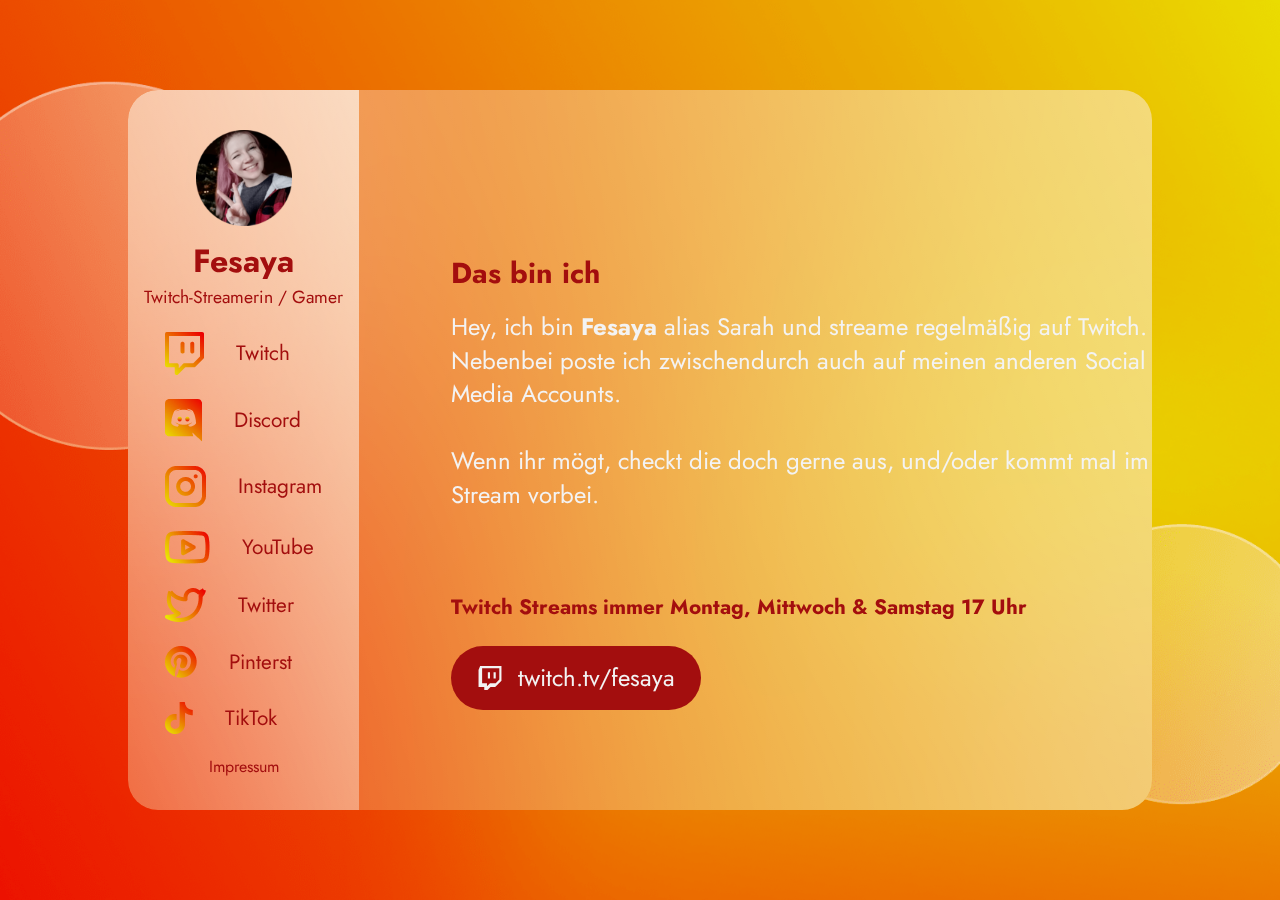
<file: index.html>
<!DOCTYPE html>
<html lang="de">
<head>
    <title>Fesaya</title>
    <meta charset="UTF-8">
    <meta name="title" content="Fesaya">
    <meta name="description" content="Hey, ich bin alias Sarah und streame regelmäßig auf Twitch. Nebenbei poste ich zwischendurch auch auf meinen anderen Social Media Accounts.">
    <meta name="viewport" content="width=device-width, initial-scale=1.0">
    <meta name="robots" content="index, follow">

    <meta name="theme-color" content="#E9EE02">
    <meta name="twitter:card" content="summary_large_image">

    <!-- Open Graph / Facebook -->
    <meta property="og:type" content="website">
    <meta property="og:url" content="https://www.fesaya.de/">
    <meta property="og:title" content="Fesaya">
    <meta property="og:site_name" content="Fesaya">
    <meta property="og:description" content="Hey, ich bin alias Sarah und streame regelmäßig auf Twitch. Nebenbei poste ich zwischendurch auch auf meinen anderen Social Media Accounts.">
    <meta property="og:image" content="https://fesaya.de/img/preview.png">

    <meta property="twitter:card" content="summary_large_image">
    <meta property="twitter:url" content="https://www.fesaya.de/">
    <meta property="twitter:title" content="Fesaya">
    <meta property="twitter:description" content="Hey, ich bin alias Sarah und streame regelmäßig auf Twitch. Nebenbei poste ich zwischendurch auch auf meinen anderen Social Media Accounts.">
    <meta property="twitter:image" content="https://fesaya.de/media/img/preview.png">

    <link type="application/json+oembed" href="oembed.json" />

    <link rel="shortcut icon" type="image/x-icon" href="./img/favicon.png">

    <link rel="stylesheet" href="/css/style.css">
</head>
<body>
    <div class="card">
        <aside>
            <div class="profil">
                <img id="picture" src="./img/PB.png" alt="Fesaya">
                <div class="text">
                    <h1>Fesaya</h1>
                    <h2>Twitch-Streamerin / Gamer</h2>
                </div>
            </div>
            <div class="links">
                <a class="link" href="https://twitch.tv/fesaya">
                    <img id="twitch" src="./img/twitch.png" alt="twitch icon">
                    <p>Twitch</p>
                </a>
                <a class="link" href="https://discord.gg/HU2RxwftXR">
                    <img id="discord" src="./img/discord.png" alt="discord icon">
                    <p>Discord</p>
                </a>
                <a class="link" href="https://instagram.com/fesaya_">
                    <img id="instagram" src="./img/instagram.png" alt="instagram icon">
                    <p>Instagram</p>
                </a>
                <a class="link" href="https://youtube.com/fesaya">
                    <img id="youtube" src="./img/youtube.png" alt="youtube icon">
                    <p>YouTube</p>
                </a>
                <a class="link" href="https://twitter.com/fesaya_">
                    <img id="twitter" src="./img/twitter.png" alt="twitter icon">
                    <p>Twitter</p>
                </a>
                <a class="link" href="https://pinterest.com/fesaya_">
                    <img id="pinterst" src="./img/pinterest.png" alt="pinterst icon">
                    <p>Pinterst</p>
                </a>
                <a class="link" href="https://tiktok.com/@fesaya_">
                    <img id="tiktok" src="./img/tiktok.png" alt="tiktok icon">
                    <p>TikTok</p>
                </a>
            </div>
            <a id="impressum" href="/pages/impressum.html">Impressum</a>
        </aside>
        <main>
            <h3>Das bin ich</h3>
            <p>
                Hey, ich bin <span>Fesaya</span> alias Sarah und streame regelmäßig auf Twitch.</br>
                Nebenbei poste ich zwischendurch auch auf meinen anderen Social Media Accounts.</br>
                </br>
                Wenn ihr mögt, checkt die doch gerne aus, und/oder kommt mal im Stream vorbei.
            </p>
            <h4>Twitch Streams immer Montag, Mittwoch & Samstag 17 Uhr</h4>
            <a href="https://twitch.tv/fesaya">
                <div class="button">
                    <svg xmlns="http://www.w3.org/2000/svg" viewBox="0 0 24 24">
                        <path d="M2.149 0l-1.612 4.119v16.836h5.731v3.045h3.224l3.045-3.045h4.657l6.269-6.269v-14.686h-21.314zm19.164 13.612l-3.582 3.582h-5.731l-3.045 3.045v-3.045h-4.836v-15.045h17.194v11.463zm-3.582-7.343v6.262h-2.149v-6.262h2.149zm-5.731 0v6.262h-2.149v-6.262h2.149z" fill-rule="evenodd" clip-rule="evenodd"/>
                    </svg>
                    <p>twitch.tv/fesaya</p>
                </div>
            </a>
            <a id="mobile-impressum" href="/pages/impressum.html">Impressum</a>
        </main>
    </div>
    <script></script>
</body>
</html>
</file>
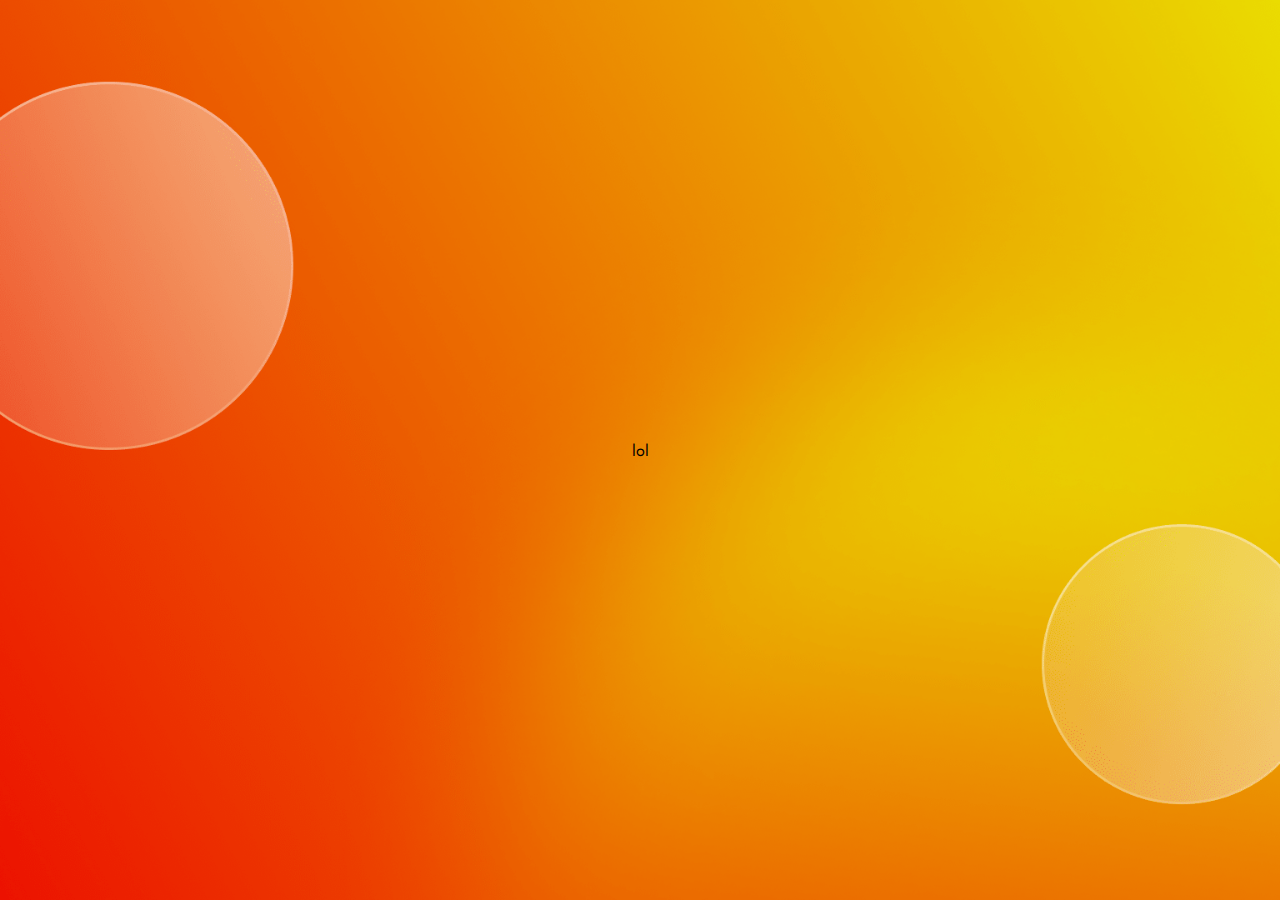
<file: pages/impressum.html>
<!DOCTYPE html>
<html lang="de">
<head>
    <title>Fesaya</title>
    <meta charset="UTF-8">
    <meta name="title" content="Fesaya">
    <meta name="description" content="Hey, ich bin alias Sarah und streame regelmäßig auf Twitch. Nebenbei poste ich zwischendurch auch auf meinen anderen Social Media Accounts.">
    <meta name="viewport" content="width=device-width, initial-scale=1.0">
    <meta name="robots" content="index, follow">

    <meta name="theme-color" content="#E9EE02">
    <meta name="twitter:card" content="summary_large_image">

    <!-- Open Graph / Facebook -->
    <meta property="og:type" content="website">
    <meta property="og:url" content="https://www.fesaya.de/">
    <meta property="og:title" content="Fesaya">
    <meta property="og:site_name" content="Fesaya">
    <meta property="og:description" content="Hey, ich bin alias Sarah und streame regelmäßig auf Twitch. Nebenbei poste ich zwischendurch auch auf meinen anderen Social Media Accounts.">
    <meta property="og:image" content="https://fesaya.de/img/preview.png">

    <meta property="twitter:card" content="summary_large_image">
    <meta property="twitter:url" content="https://www.fesaya.de/">
    <meta property="twitter:title" content="Fesaya">
    <meta property="twitter:description" content="Hey, ich bin alias Sarah und streame regelmäßig auf Twitch. Nebenbei poste ich zwischendurch auch auf meinen anderen Social Media Accounts.">
    <meta property="twitter:image" content="https://fesaya.de/media/img/preview.png">

    <link type="application/json+oembed" href="oembed.json" />

    <link rel="shortcut icon" type="image/x-icon" href="./img/favicon.png">

    <link rel="stylesheet" href="/css/style.css">
</head>
<body>
    lol
</body>
</html>
</file>
<file: css/style.css>
@import url("https://fonts.googleapis.com/css2?family=Jost:wght@400;700&display=swap");
*,
*::before,
*::after {
  margin: 0;
  padding: 0;
  border: 0;
  font: inherit;
  vertical-align: baseline;
  -webkit-box-sizing: border-box;
          box-sizing: border-box;
  font-family: "Jost", sans-serif;
}

a {
  text-decoration: none;
  color: #a30e0e;
}

body {
  height: 100vh;
  width: 100vw;
  background: url(../img/BG.png) no-repeat center center fixed;
  background-size: cover;
  display: -ms-grid;
  display: grid;
  place-items: center;
}

.card {
  width: 80%;
  height: 80%;
  background: linear-gradient(246.22deg, rgba(255, 255, 255, 0.48) 0.03%, rgba(255, 255, 255, 0.12) 100%);
  -webkit-backdrop-filter: blur(150px);
          backdrop-filter: blur(150px);
  border-radius: 30px;
  display: -webkit-box;
  display: -ms-flexbox;
  display: flex;
  color: #a30e0e;
  overflow-y: auto;
}

aside {
  width: 30%;
  height: 100%;
  padding: 2.5rem 0 2rem 0;
  background: linear-gradient(246.22deg, rgba(255, 255, 255, 0.64) 0.03%, rgba(255, 255, 255, 0.16) 100%);
  border-radius: 30px 0 0 30px;
  display: -webkit-box;
  display: -ms-flexbox;
  display: flex;
  -webkit-box-orient: vertical;
  -webkit-box-direction: normal;
      -ms-flex-direction: column;
          flex-direction: column;
  -webkit-box-pack: justify;
      -ms-flex-pack: justify;
          justify-content: space-between;
  -webkit-box-align: center;
      -ms-flex-align: center;
          align-items: center;
}

img#picture {
  height: 6rem;
}

.profil {
  text-align: center;
  font-size: 2rem;
}

.profil h1 {
  font-weight: bold;
}

.profil h2 {
  font-size: 1.1rem;
}

.link {
  display: -webkit-box;
  display: -ms-flexbox;
  display: flex;
  -webkit-box-align: center;
      -ms-flex-align: center;
          align-items: center;
}

.link img {
  margin-right: 2rem;
}

.link p {
  font-size: 1.3rem;
}

.link:not(:last-child) {
  margin-bottom: 1.5rem;
}

main {
  width: 100%;
  height: 100%;
  padding: 162px 0 0 92px;
}

main h3 {
  margin-bottom: 1rem;
  font-weight: bold;
  font-size: 1.8rem;
}

main p {
  font-size: 1.5rem;
  line-height: 140%;
  color: #f3f3f3;
}

main p span {
  font-weight: bold;
}

main h4 {
  margin: 5rem 0 1.5rem;
  font-size: 1.3rem;
  font-weight: bold;
}

main .button {
  padding: 1rem;
  background-color: #a30e0e;
  display: -webkit-box;
  display: -ms-flexbox;
  display: flex;
  -webkit-box-pack: center;
      -ms-flex-pack: center;
          justify-content: center;
  -webkit-box-align: center;
      -ms-flex-align: center;
          align-items: center;
  width: 250px;
  border-radius: 100px;
  -webkit-transition: all 0.3s;
  transition: all 0.3s;
}

main .button p {
  color: #f3f3f3;
  -webkit-transition: all 0.3s;
  transition: all 0.3s;
  font-size: 1.5rem;
  line-height: 2rem;
}

main .button svg {
  height: 1.5rem;
  width: 1.5rem;
  -webkit-transition: all 0.3s;
  transition: all 0.3s;
  fill: #f3f3f3;
  margin-right: 1rem;
}

main .button:hover,
main .button:active,
main .button:focus {
  color: #a30e0e;
  background-color: #f3f3f3;
}

main .button:hover p,
main .button:active p,
main .button:focus p {
  color: #a30e0e;
}

main .button:hover svg,
main .button:active svg,
main .button:focus svg {
  fill: #a30e0e;
}

main #mobile-impressum {
  display: none;
}

@media (max-width: 1100px) {
  main {
    padding: 100px 2rem 0 50px;
  }
}

@media (max-width: 750px) {
  .card {
    width: 90%;
    height: 90%;
  }
  aside {
    width: 300px;
  }
  main {
    padding: 50px 2rem 0 2rem;
  }
}

@media (max-width: 600px) {
  .card {
    width: 100%;
    height: 100%;
    background: none;
    color: #a30e0e;
    border-radius: 0;
    display: -webkit-box;
    display: -ms-flexbox;
    display: flex;
    -webkit-box-orient: vertical;
    -webkit-box-direction: normal;
        -ms-flex-direction: column;
            flex-direction: column;
  }
  aside {
    padding: 1rem 1rem 0;
    width: 100%;
    height: auto;
    border-radius: 0 0 30px 30px;
  }
  .profil {
    text-align: left;
    display: -webkit-box;
    display: -ms-flexbox;
    display: flex;
  }
  .text {
    margin: 0.75rem 0 0 1rem;
    height: 100%;
  }
  .links {
    width: 100%;
    padding: 1rem 1rem 0;
    display: -webkit-box;
    display: -ms-flexbox;
    display: flex;
    -webkit-box-pack: justify;
        -ms-flex-pack: justify;
            justify-content: space-between;
  }
  .links a.link {
    height: 24px;
  }
  .links img {
    height: 1.5rem;
    margin: 0;
  }
  .links p {
    display: none;
  }
  #impressum {
    display: none;
  }
  main {
    position: relative;
    padding: 2rem 2rem;
  }
  main h3 {
    display: none;
  }
  main p {
    font-size: 1.2rem;
  }
  main h4 {
    margin: 2rem 0 1rem;
  }
  main .button {
    margin: 2rem auto;
  }
  main #mobile-impressum {
    position: absolute;
    left: 40%;
    bottom: 1rem;
    display: block;
    text-align: center;
    margin-top: 5rem;
  }
}
/*# sourceMappingURL=style.css.map */
</file>
